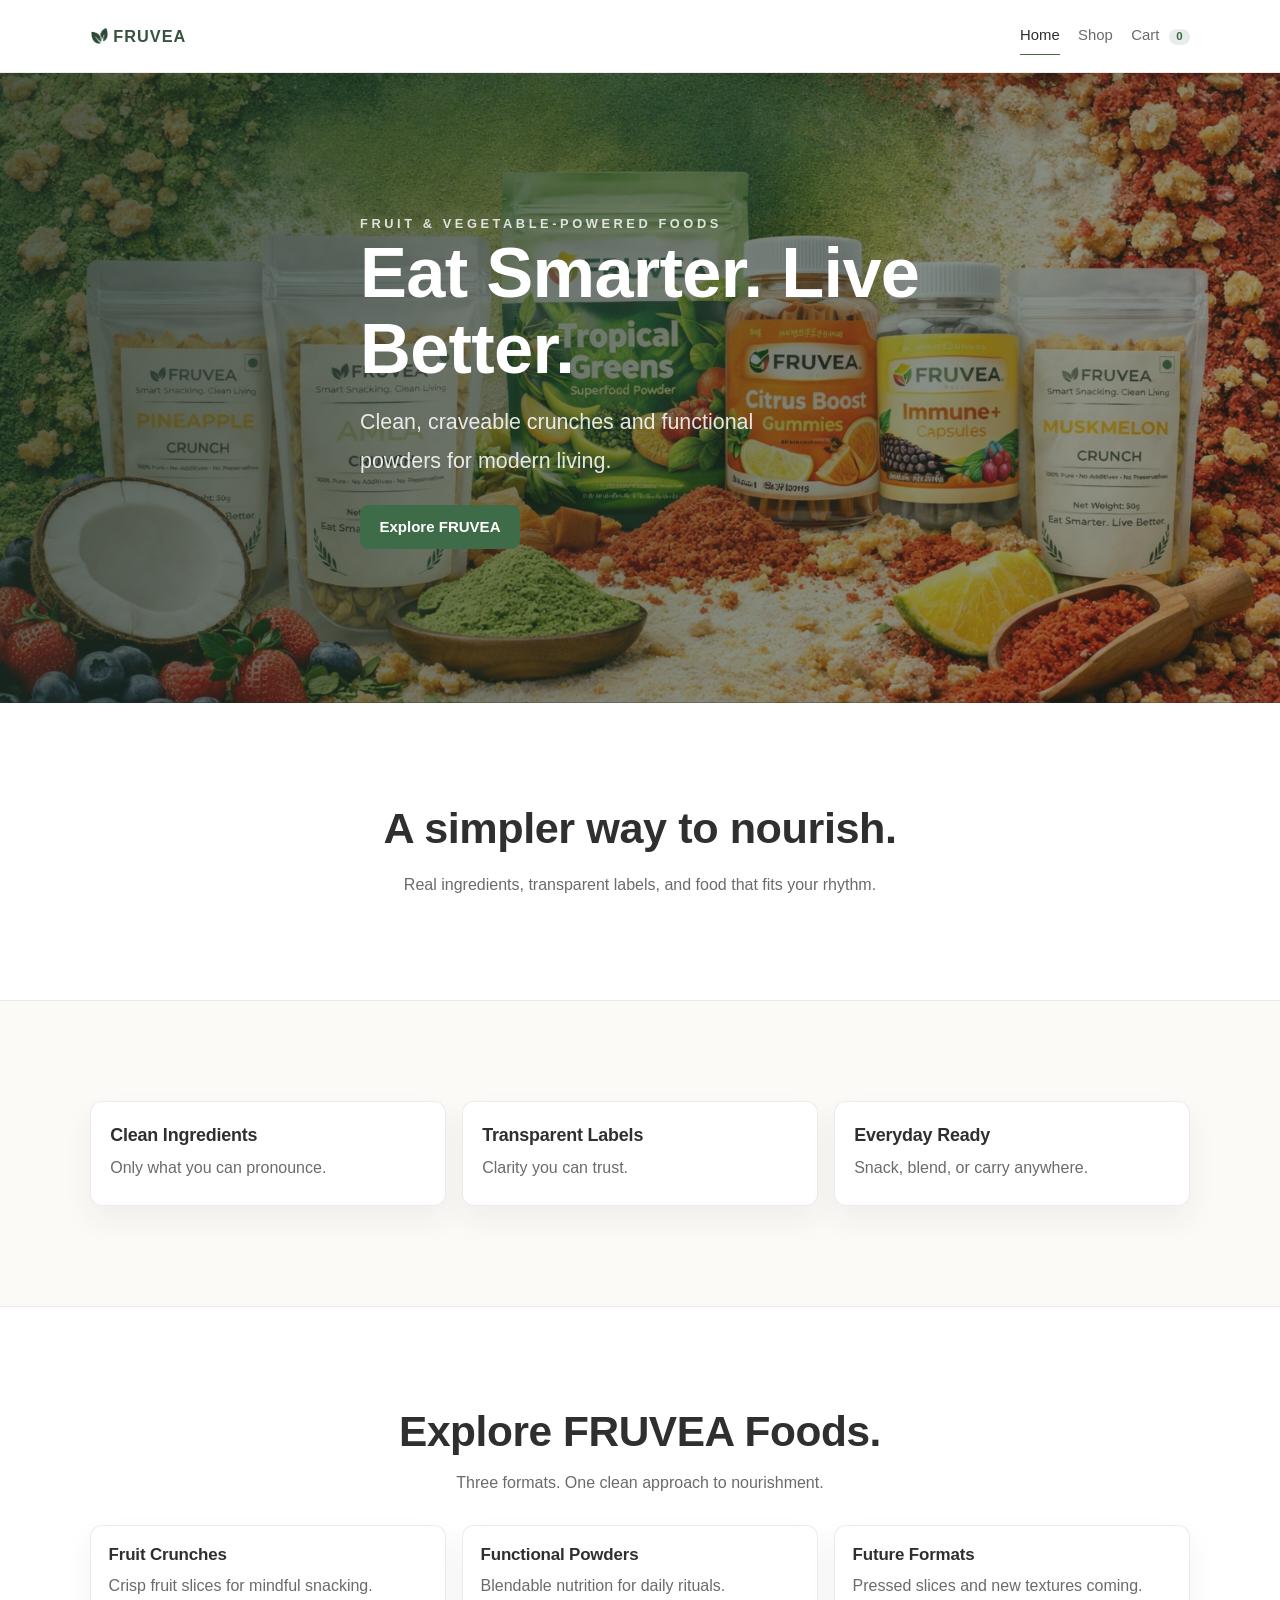
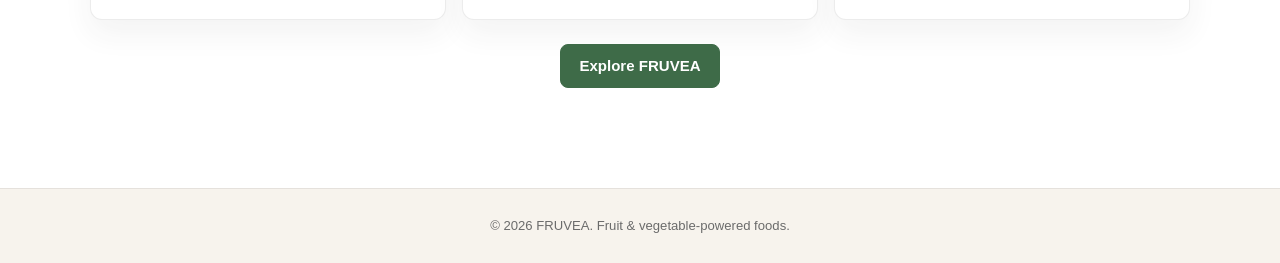
<file: index.html>
<!DOCTYPE html>
<html lang="en">
<head>
  <meta charset="UTF-8">
  <meta name="viewport" content="width=device-width, initial-scale=1.0">
  <title>FRUVEA | Smart Crunches & Powders</title>
  <link rel="stylesheet" href="css/style.css">
</head>
<body class="home-page">
  <header class="site-header">
    <div class="container header-inner">
      <a class="brand" href="index.html" aria-label="FRUVEA home">
        <div class="logo">
          <img class="logo-leaf" src="assets/images/leaf-logo.png" alt="" aria-hidden="true" decoding="async">
          <span class="logo-text">FRUVEA</span>
        </div>
      </a>
      <nav class="site-nav" aria-label="Main navigation">
        <a class="nav-link is-active" href="index.html">Home</a>
        <a class="nav-link" href="shop.html">Shop</a>
        <a class="nav-link" href="cart.html">Cart <span class="cart-count" data-cart-count>0</span></a>
      </nav>
    </div>
  </header>

  <main>
    <section class="home-hero">
      <div class="container home-hero-content" data-reveal>
        <p class="hero-eyebrow">Fruit & vegetable-powered foods</p>
        <h1>Eat Smarter. Live Better.</h1>
        <p class="home-hero-subtext">
          Clean, craveable crunches and functional powders for modern living.
        </p>
        <div class="hero-actions">
          <a class="btn btn-primary" href="shop.html">Explore FRUVEA</a>
        </div>
      </div>
    </section>


    <section id="philosophy" class="philosophy-section">
      <div class="container">
        <div class="philosophy-inner" data-reveal>
          <h2>A simpler way to nourish.</h2>
          <p>Real ingredients, transparent labels, and food that fits your rhythm.</p>
        </div>
      </div>
    </section>

    <section class="pillars-section">
      <div class="container">
        <div class="pillars-grid">
          <article class="pillar-item" data-reveal style="--reveal-delay: 0.05s;">
            <h3>Clean Ingredients</h3>
            <p>Only what you can pronounce.</p>
          </article>
          <article class="pillar-item" data-reveal style="--reveal-delay: 0.1s;">
            <h3>Transparent Labels</h3>
            <p>Clarity you can trust.</p>
          </article>
          <article class="pillar-item" data-reveal style="--reveal-delay: 0.15s;">
            <h3>Everyday Ready</h3>
            <p>Snack, blend, or carry anywhere.</p>
          </article>
        </div>
      </div>
    </section>

    <section class="home-product-preview">
      <div class="container">
        <div class="preview-heading" data-reveal>
          <h2>Explore FRUVEA Foods.</h2>
          <p>Three formats. One clean approach to nourishment.</p>
        </div>
        <div class="preview-grid">
          <article class="preview-item" data-reveal style="--reveal-delay: 0.05s;">
            <h3>Fruit Crunches</h3>
            <p>Crisp fruit slices for mindful snacking.</p>
          </article>
          <article class="preview-item" data-reveal style="--reveal-delay: 0.1s;">
            <h3>Functional Powders</h3>
            <p>Blendable nutrition for daily rituals.</p>
          </article>
          <article class="preview-item" data-reveal style="--reveal-delay: 0.15s;">
            <h3>Future Formats</h3>
            <p>Pressed slices and new textures coming.</p>
          </article>
        </div>
        <div class="preview-cta" data-reveal>
          <a class="btn btn-primary" href="shop.html">Explore FRUVEA</a>
        </div>
      </div>
    </section>
  </main>

  <footer class="site-footer">
    <div class="container">
      <p>&copy; 2026 FRUVEA. Fruit & vegetable-powered foods.</p>
    </div>
  </footer>
  <div id="payment-return-overlay" class="payment-return-overlay" hidden>
    <div class="payment-return-modal" role="dialog" aria-modal="true" aria-labelledby="payment-return-title">
      <button id="payment-return-close" class="payment-return-close" type="button" aria-label="Close payment confirmation">X</button>
      <h2 id="payment-return-title">Payment Confirmation</h2>
      <p>Have you completed the payment?</p>
      <div id="payment-return-actions" class="payment-return-actions">
        <button id="payment-return-yes" class="btn btn-primary" type="button">Yes, I Paid</button>
        <button id="payment-return-issue" class="btn btn-secondary" type="button">Payment Not Working</button>
        <button id="payment-return-cod" class="btn btn-secondary" type="button">Switch to Cash on Delivery</button>
      </div>
      <section id="payment-verification-section" class="payment-verification-section" hidden>
        <form id="payment-verification-form" class="payment-verification-form">
          <label class="field-label" for="utr-transaction-id">UTR / Transaction ID</label>
          <input id="utr-transaction-id" class="payment-verification-input" type="text" required placeholder="Enter UTR / Transaction ID">

          <label class="field-label" for="payment-screenshot">Payment Screenshot (optional)</label>
          <input id="payment-screenshot" class="payment-screenshot-input" type="file" accept="image/*">

          <button id="payment-verification-submit" class="btn btn-primary" type="submit">Submit</button>
        </form>
      </section>
    </div>
  </div>
  <script src="js/cart-count.js" defer></script>
  <script src="js/payment-return-popup.js" defer></script>
  <script src="js/landing-effects.js" defer></script>
</body>
</html>
</file>
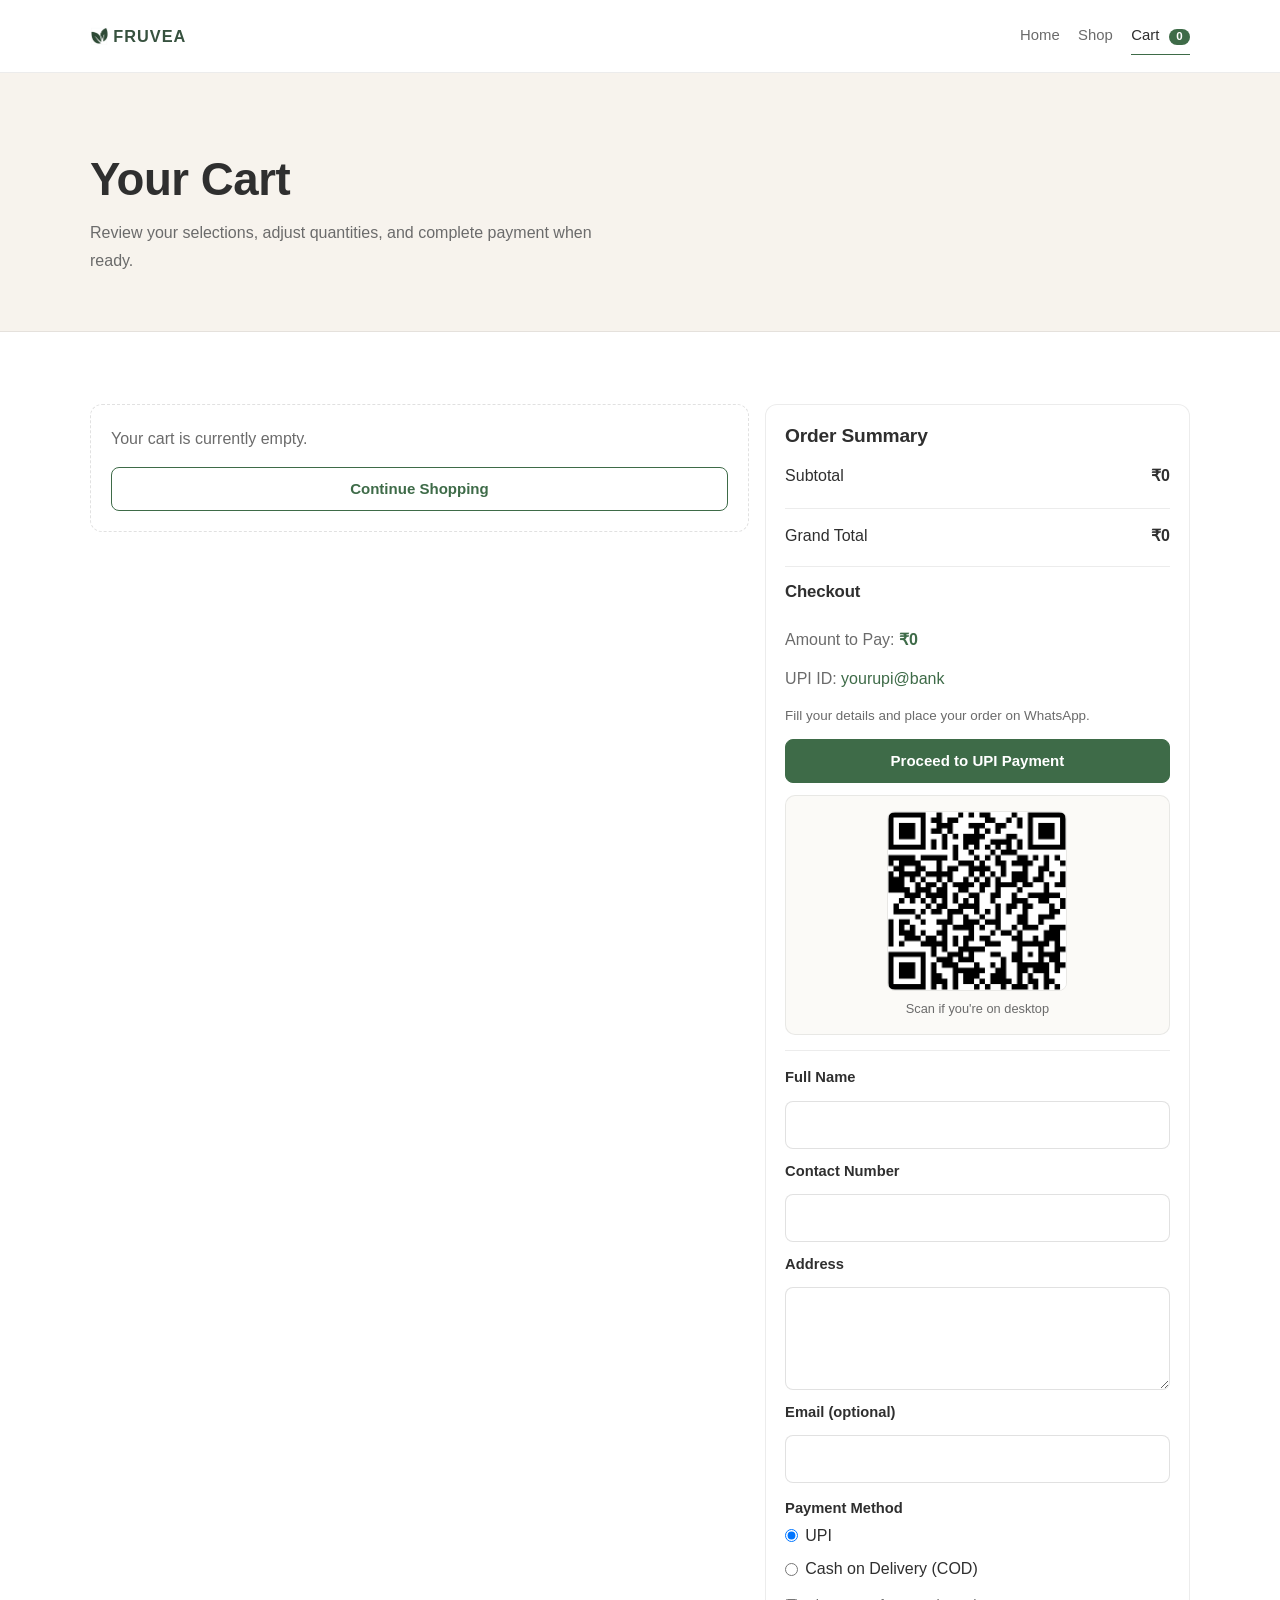
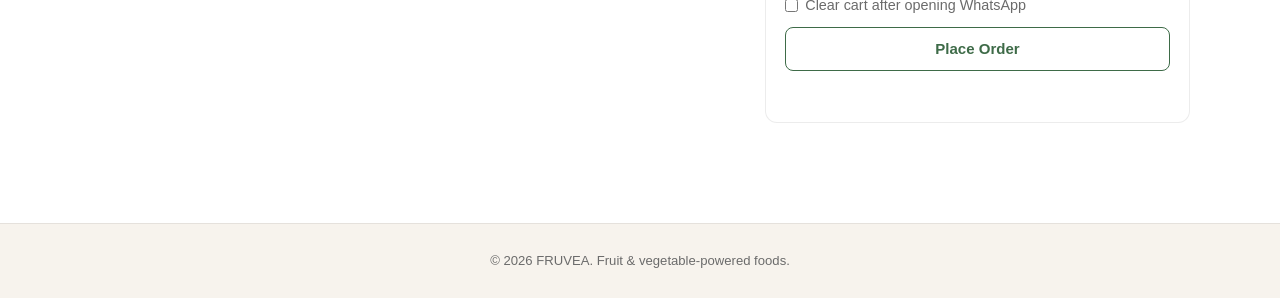
<file: cart.html>
<!DOCTYPE html>
<html lang="en">
<head>
  <meta charset="UTF-8">
  <meta name="viewport" content="width=device-width, initial-scale=1.0">
  <title>FRUVEA | Your Cart</title>
  <link rel="stylesheet" href="css/style.css">
</head>
<body class="cart-page">
  <header class="site-header">
    <div class="container header-inner">
      <a class="brand" href="index.html" aria-label="FRUVEA home">
        <div class="logo">
          <img class="logo-leaf" src="assets/images/leaf-logo.png" alt="" aria-hidden="true" decoding="async">
          <span class="logo-text">FRUVEA</span>
        </div>
      </a>
      <nav class="site-nav" aria-label="Main navigation">
        <a class="nav-link" href="index.html">Home</a>
        <a class="nav-link" href="shop.html">Shop</a>
        <a class="nav-link is-active" href="cart.html">Cart <span class="cart-count" data-cart-count>0</span></a>
      </nav>
    </div>
  </header>

  <main>
    <section class="page-hero">
      <div class="container">
        <h1>Your Cart</h1>
        <p>Review your selections, adjust quantities, and complete payment when ready.</p>
      </div>
    </section>

    <section class="cart-section">
      <div class="container">
        <div class="cart-layout">
          <div id="cart-items" class="cart-items" aria-live="polite"></div>

          <aside class="cart-summary-card">
            <h2>Order Summary</h2>

            <div class="summary-row">
              <span>Subtotal</span>
              <strong id="cart-subtotal">&#8377;0</strong>
            </div>
            <div class="summary-row total-row">
              <span>Grand Total</span>
              <strong id="cart-total">&#8377;0</strong>
            </div>

            <section class="payment-section">
              <h3>Checkout</h3>
              <p class="amount-to-pay">Amount to Pay: <strong id="amount-to-pay">&#8377;0</strong></p>
              <p class="upi-id-line">UPI ID: <span id="upi-id">yourupi@bank</span></p>
              <p class="payment-helper">Fill your details and place your order on WhatsApp.</p>

              <div class="payment-actions">
                <button id="pay-upi-btn" class="btn btn-primary" type="button">Proceed to UPI Payment</button>
              </div>
              <div class="qr-fallback">
                <img class="upi-qr-image" src="assets/upi-qr.png" alt="UPI QR code for FRUVEA payment">
                <p class="qr-note">Scan if you're on desktop</p>
              </div>

              <form id="checkout-form" class="checkout-form">
                <label class="field-label" for="checkout-name">Full Name</label>
                <input id="checkout-name" class="checkout-input" type="text" required autocomplete="name">

                <label class="field-label" for="checkout-phone">Contact Number</label>
                <input id="checkout-phone" class="checkout-input" type="tel" required inputmode="tel" autocomplete="tel">

                <label class="field-label" for="checkout-address">Address</label>
                <textarea id="checkout-address" class="checkout-textarea" required rows="3" autocomplete="street-address"></textarea>

                <label class="field-label" for="checkout-email">Email (optional)</label>
                <input id="checkout-email" class="checkout-input" type="email" autocomplete="email">

                <fieldset class="payment-method-group">
                  <legend class="field-label">Payment Method</legend>
                  <label class="payment-method-option">
                    <input type="radio" name="checkout-payment-method" value="UPI" checked>
                    <span>UPI</span>
                  </label>
                  <label class="payment-method-option">
                    <input type="radio" name="checkout-payment-method" value="COD">
                    <span>Cash on Delivery (COD)</span>
                  </label>
                </fieldset>

                <label class="clear-cart-option">
                  <input id="clear-cart-after-order" type="checkbox">
                  <span>Clear cart after opening WhatsApp</span>
                </label>

                <button id="place-order-btn" class="btn btn-secondary" type="submit">Place Order</button>
              </form>
              <p id="payment-feedback" class="payment-feedback" aria-live="polite"></p>
            </section>
          </aside>
        </div>
      </div>
    </section>
  </main>

  <footer class="site-footer">
    <div class="container">
      <p>&copy; 2026 FRUVEA. Fruit & vegetable-powered foods.</p>
    </div>
  </footer>

  <script src="js/data.js" defer></script>
  <script src="js/cart-count.js" defer></script>
  <script src="js/cart.js" defer></script>
</body>
</html>
</file>
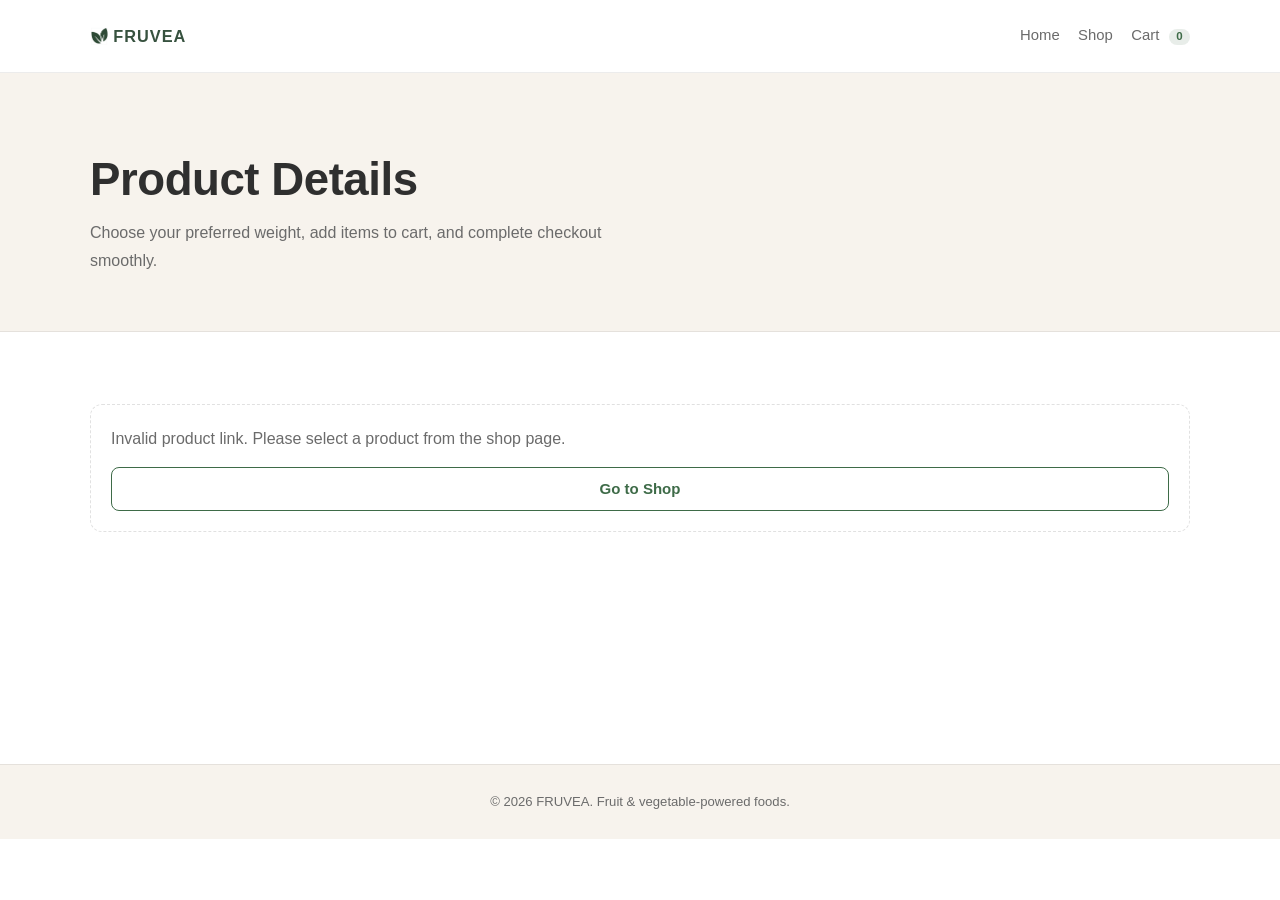
<file: product.html>
<!DOCTYPE html>
<html lang="en">
<head>
  <meta charset="UTF-8">
  <meta name="viewport" content="width=device-width, initial-scale=1.0">
  <title>FRUVEA | Product Details</title>
  <link rel="stylesheet" href="css/style.css">
</head>
<body>
  <header class="site-header">
    <div class="container header-inner">
      <a class="brand" href="index.html" aria-label="FRUVEA home">
        <div class="logo">
          <img class="logo-leaf" src="assets/images/leaf-logo.png" alt="" aria-hidden="true" decoding="async">
          <span class="logo-text">FRUVEA</span>
        </div>
      </a>
      <nav class="site-nav" aria-label="Main navigation">
        <a class="nav-link" href="index.html">Home</a>
        <a class="nav-link" href="shop.html">Shop</a>
        <a class="nav-link" href="cart.html">Cart <span class="cart-count" data-cart-count>0</span></a>
      </nav>
    </div>
  </header>

  <main>
    <section class="page-hero">
      <div class="container">
        <h1>Product Details</h1>
        <p>Choose your preferred weight, add items to cart, and complete checkout smoothly.</p>
      </div>
    </section>

    <section class="product-section">
      <div class="container">
        <div id="product-details" class="product-detail-wrap" aria-live="polite"></div>
      </div>
    </section>
  </main>

  <footer class="site-footer">
    <div class="container">
      <p>&copy; 2026 FRUVEA. Fruit & vegetable-powered foods.</p>
    </div>
  </footer>

  <script src="js/data.js" defer></script>
  <script src="js/cart-count.js" defer></script>
  <script src="js/product.js" defer></script>
</body>
</html>
</file>
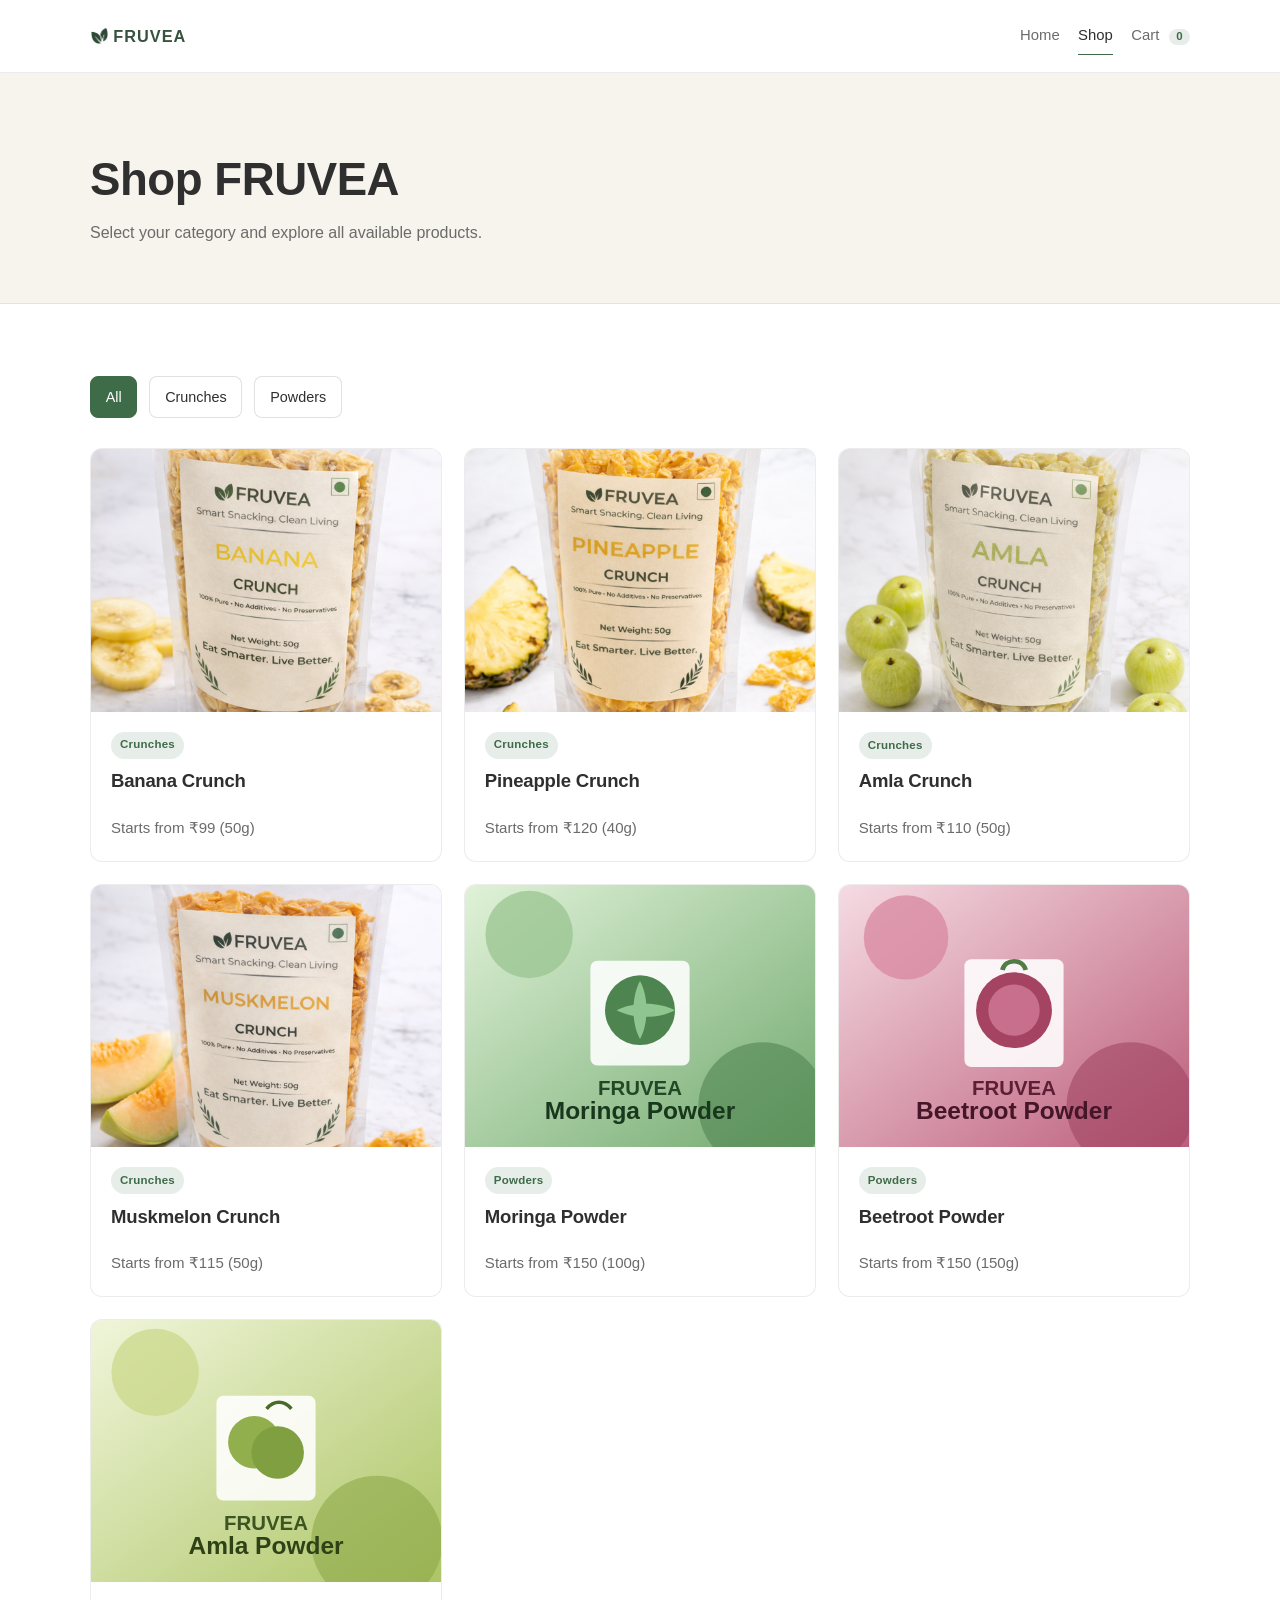
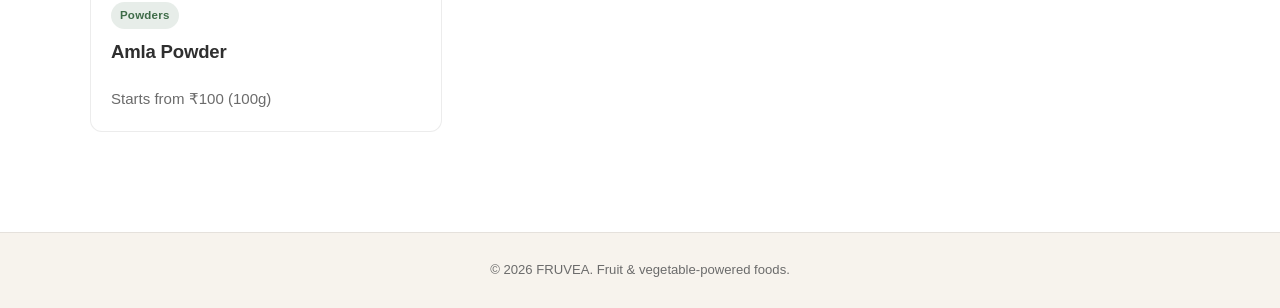
<file: shop.html>
<!DOCTYPE html>
<html lang="en">
<head>
  <meta charset="UTF-8">
  <meta name="viewport" content="width=device-width, initial-scale=1.0">
  <title>FRUVEA | Shop Smart Crunches</title>
  <link rel="stylesheet" href="css/style.css">
</head>
<body>
  <header class="site-header">
    <div class="container header-inner">
      <a class="brand" href="index.html" aria-label="FRUVEA home">
        <div class="logo">
          <img class="logo-leaf" src="assets/images/leaf-logo.png" alt="" aria-hidden="true" decoding="async">
          <span class="logo-text">FRUVEA</span>
        </div>
      </a>
      <nav class="site-nav" aria-label="Main navigation">
        <a class="nav-link" href="index.html">Home</a>
        <a class="nav-link is-active" href="shop.html">Shop</a>
        <a class="nav-link" href="cart.html">Cart <span class="cart-count" data-cart-count>0</span></a>
      </nav>
    </div>
  </header>

  <main>
    <section class="page-hero">
      <div class="container">
        <h1>Shop FRUVEA</h1>
        <p>Select your category and explore all available products.</p>
      </div>
    </section>

    <section class="shop-section">
      <div class="container">
        <div id="category-filters" class="filter-row" role="group" aria-label="Product categories"></div>
        <div id="product-list" class="product-grid" aria-live="polite"></div>
      </div>
    </section>
  </main>

  <footer class="site-footer">
    <div class="container">
      <p>&copy; 2026 FRUVEA. Fruit & vegetable-powered foods.</p>
    </div>
  </footer>

  <script src="js/data.js" defer></script>
  <script src="js/cart-count.js" defer></script>
  <script src="js/app.js" defer></script>
</body>
</html>
</file>
<file: css/style.css>
:root {
  --primary-green: #3E6B48;
  --logo-green: #37523F;
  --accent-orange: #D88C4A;
  --background-soft: #F7F3ED;
  --text-dark: #2F2F2F;
  --text-light: #6B6B6B;
  --max-width: 1100px;
  --section-padding: 100px 20px;

  --surface: #FFFFFF;
  --border-soft: rgba(47, 47, 47, 0.14);
  --border-faint: rgba(47, 47, 47, 0.09);
}

* {
  box-sizing: border-box;
  margin: 0;
  padding: 0;
}

html {
  scroll-behavior: smooth;
}

body {
  background: var(--surface);
  color: var(--text-dark);
  font-family: "Avenir Next", "Nunito Sans", "Segoe UI", sans-serif;
  line-height: 1.72;
}

body.home-page {
  background: var(--background-soft);
  background-image: radial-gradient(rgba(47, 47, 47, 0.045) 0.6px, transparent 0.6px);
  background-size: 24px 24px;
}

a {
  color: inherit;
  text-decoration: none;
}

img {
  display: block;
  max-width: 100%;
}

h1,
h2,
h3 {
  color: var(--text-dark);
  font-weight: 600;
  letter-spacing: -0.01em;
  line-height: 1.2;
}

p {
  color: var(--text-light);
}

h1 + p,
h2 + p,
h3 + p {
  margin-top: 0.75rem;
}

.container {
  margin: 0 auto;
  width: min(var(--max-width), calc(100% - 40px));
}

.site-header {
  background: #FFFFFF;
  border-bottom: 1px solid var(--border-faint);
  position: sticky;
  top: 0;
  z-index: 100;
}

.header-inner {
  align-items: center;
  display: flex;
  justify-content: space-between;
  min-height: 72px;
}

.brand {
  align-items: center;
  color: var(--logo-green);
  display: inline-flex;
  flex-shrink: 0;
  white-space: nowrap;
}

.logo {
  align-items: center;
  color: var(--logo-green);
  display: inline-flex;
  gap: 5px;
}

.logo-leaf {
  display: block;
  height: 1.1em;
  width: auto;
}

.logo-text {
  color: var(--logo-green);
  font-family: "Avenir Next", "Nunito Sans", "Segoe UI", sans-serif;
  font-size: 1.02rem;
  font-weight: 600;
  letter-spacing: 1px;
  line-height: 1;
}

.site-nav {
  align-items: center;
  display: flex;
  gap: 1.15rem;
  white-space: nowrap;
}

.nav-link {
  color: var(--text-light);
  font-size: 0.93rem;
  font-weight: 500;
  padding: 0.25rem 0;
  position: relative;
  transition: color 0.2s ease;
}

.nav-link::after {
  background: var(--primary-green);
  bottom: -0.16rem;
  content: "";
  height: 1px;
  left: 0;
  position: absolute;
  transform: scaleX(0);
  transform-origin: left;
  transition: transform 0.2s ease;
  width: 100%;
}

.nav-link:hover,
.nav-link.is-active {
  color: var(--text-dark);
}

.nav-link:hover::after,
.nav-link.is-active::after {
  transform: scaleX(1);
}

.cart-count {
  align-items: center;
  background: rgba(62, 107, 72, 0.12);
  border-radius: 999px;
  color: var(--primary-green);
  display: inline-flex;
  font-size: 0.72rem;
  font-weight: 600;
  justify-content: center;
  line-height: 1;
  margin-left: 0.34rem;
  min-width: 1.32rem;
  padding: 0.16rem 0.38rem;
}

.nav-link:hover .cart-count,
.nav-link.is-active .cart-count {
  background: var(--primary-green);
  color: #FFFFFF;
}

.btn {
  align-items: center;
  border: 1px solid transparent;
  border-radius: 8px;
  cursor: pointer;
  display: inline-flex;
  font-size: 0.94rem;
  font-weight: 600;
  justify-content: center;
  line-height: 1.2;
  min-height: 44px;
  padding: 0.7rem 1.15rem;
  transition: background-color 0.2s ease, border-color 0.2s ease, color 0.2s ease;
}

.btn-primary {
  background: var(--primary-green);
  border-color: var(--primary-green);
  color: #FFFFFF;
}

.btn-primary:hover {
  background: #345A3E;
  border-color: #345A3E;
}

.btn-secondary {
  background: transparent;
  border-color: var(--primary-green);
  color: var(--primary-green);
}

.btn-secondary:hover {
  background: rgba(62, 107, 72, 0.08);
}

.btn:focus-visible,
.filter-btn:focus-visible,
.weight-select:focus-visible {
  outline: 2px solid rgba(216, 140, 74, 0.45);
  outline-offset: 2px;
}

.reveal-ready [data-reveal] {
  opacity: 0;
  transform: translateY(24px);
  transition: opacity 0.6s ease, transform 0.6s ease;
  transition-delay: var(--reveal-delay, 0s);
}

.reveal-ready [data-reveal].is-visible {
  opacity: 1;
  transform: translateY(0);
}

.home-page .home-hero,
.home-page .philosophy-section,
.home-page .pillars-section,
.home-page .home-product-preview,
.shop-section,
.product-section {
  padding: var(--section-padding);
}

.home-page .home-hero {
  background:
    linear-gradient(120deg, rgba(30, 47, 38, 0.78), rgba(30, 47, 38, 0.4)),
    url("../assets/images/hero-lpi.png") center / cover no-repeat;
  border-bottom: 1px solid var(--border-faint);
  min-height: 70vh;
  padding: 140px 0 130px;
  position: relative;
}

.home-page .home-hero-content {
  max-width: 560px;
  text-align: left;
  color: #FFFFFF;
}

.home-page .hero-eyebrow {
  color: rgba(255, 255, 255, 0.82);
  font-size: 0.8rem;
  font-weight: 600;
  letter-spacing: 0.28em;
  text-transform: uppercase;
}

.home-page .hero-metrics {
  display: flex;
  flex-wrap: wrap;
  gap: 0.55rem;
  margin-top: 1.4rem;
}

.home-page .metric-chip {
  background: #FFFFFF;
  border: 1px solid var(--border-faint);
  border-radius: 999px;
  color: var(--text-dark);
  font-size: 0.78rem;
  font-weight: 600;
  padding: 0.35rem 0.85rem;
}

.home-page .home-hero h1 {
  color: #FFFFFF;
  font-size: clamp(2.2rem, 6vw, 4.4rem);
  line-height: 1.08;
}

.home-page .home-hero-subtext {
  color: rgba(255, 255, 255, 0.86);
  font-size: clamp(1.04rem, 2.2vw, 1.34rem);
  line-height: 1.8;
  margin: 1rem 0 0;
  max-width: 40ch;
}

.home-page .hero-actions {
  display: flex;
  gap: 0.72rem;
  justify-content: flex-start;
  margin-top: 1.55rem;
}

.home-page .scroll-indicator {
  align-items: flex-start;
  border: 1px solid rgba(47, 47, 47, 0.3);
  border-radius: 999px;
  bottom: 24px;
  display: flex;
  height: 40px;
  justify-content: center;
  left: 50%;
  padding-top: 6px;
  position: absolute;
  transform: translateX(-50%);
  width: 22px;
}

.home-page .scroll-indicator span {
  animation: scroll-dot 1.8s infinite;
  background: var(--text-dark);
  border-radius: 999px;
  height: 8px;
  width: 4px;
}

.home-page .scroll-cue {
  color: var(--text-light);
  font-size: 0.76rem;
  letter-spacing: 0.12em;
  margin-top: 2.6rem;
  text-align: center;
  text-transform: uppercase;
}

@keyframes scroll-dot {
  0% {
    opacity: 0;
    transform: translateY(0);
  }
  40% {
    opacity: 1;
  }
  80% {
    opacity: 0;
    transform: translateY(12px);
  }
  100% {
    opacity: 0;
    transform: translateY(0);
  }
}

.home-page .philosophy-section {
  background: #FFFFFF;
}

.home-page .philosophy-inner {
  margin: 0 auto;
  max-width: 760px;
  text-align: center;
}

.home-page .philosophy-inner h2 {
  font-size: clamp(1.7rem, 3.8vw, 2.7rem);
}

.home-page .philosophy-inner p {
  line-height: 1.85;
  margin-top: 0.95rem;
}

.home-page .pillars-section {
  background: #FBFAF7;
  border-top: 1px solid var(--border-faint);
}

.home-page .pillars-grid {
  display: grid;
  gap: 1rem;
  grid-template-columns: 1fr;
}

.home-page .pillar-item {
  background: #FFFFFF;
  border: 1px solid var(--border-faint);
  border-radius: 12px;
  box-shadow: 0 14px 30px rgba(47, 47, 47, 0.06);
  padding: 1.45rem 1.2rem;
  transition: transform 0.25s ease, box-shadow 0.25s ease;
}

.home-page .pillar-item:hover {
  box-shadow: 0 22px 40px rgba(47, 47, 47, 0.12);
  transform: translateY(-6px);
}

.home-page .pillar-item h3 {
  font-size: 1.12rem;
}

.home-page .pillar-item p {
  line-height: 1.75;
  margin-top: 0.45rem;
}

.home-page .home-product-preview {
  background: #FFFFFF;
  border-top: 1px solid var(--border-faint);
}

.home-page .preview-heading {
  margin: 0 auto;
  max-width: 720px;
  text-align: center;
}

.home-page .preview-heading h2 {
  font-size: clamp(1.75rem, 4vw, 2.65rem);
}

.home-page .preview-heading p {
  line-height: 1.78;
  margin-top: 0.72rem;
}

.home-page .preview-grid {
  display: grid;
  gap: 1rem;
  margin-top: 1.7rem;
}

.home-page .preview-item {
  background: #FFFFFF;
  border: 1px solid var(--border-faint);
  border-radius: 12px;
  box-shadow: 0 14px 30px rgba(47, 47, 47, 0.06);
  padding: 1.2rem 1.1rem;
  transition: transform 0.25s ease, box-shadow 0.25s ease;
}

.home-page .preview-item:hover {
  box-shadow: 0 22px 40px rgba(47, 47, 47, 0.12);
  transform: translateY(-6px);
}

.home-page .preview-item h3 {
  font-size: 1.06rem;
}

.home-page .preview-item p {
  line-height: 1.72;
  margin-top: 0.42rem;
}

.home-page .preview-cta {
  display: flex;
  justify-content: center;
  margin-top: 1.5rem;
}

.page-hero {
  background: var(--background-soft);
  border-bottom: 1px solid var(--border-faint);
  padding: 80px 20px 56px;
}

.page-hero h1 {
  font-size: clamp(1.95rem, 4vw, 2.85rem);
}

.page-hero p {
  line-height: 1.75;
  margin-top: 0.7rem;
  max-width: 58ch;
}

.shop-section {
  padding-top: 72px;
}

.filter-row {
  display: flex;
  flex-wrap: wrap;
  gap: 0.75rem;
  margin-bottom: 1.9rem;
}

.filter-btn {
  background: #FFFFFF;
  border: 1px solid var(--border-soft);
  border-radius: 8px;
  color: var(--text-dark);
  cursor: pointer;
  font-family: inherit;
  font-size: 0.9rem;
  font-weight: 500;
  min-height: 42px;
  padding: 0.5rem 0.92rem;
  transition: background-color 0.2s ease, border-color 0.2s ease, color 0.2s ease,
    transform 0.2s ease;
}

.filter-btn:hover {
  border-color: rgba(62, 107, 72, 0.36);
  color: var(--primary-green);
  transform: translateY(-1px);
}

.filter-btn.is-active {
  background: var(--primary-green);
  border-color: var(--primary-green);
  color: #FFFFFF;
}

.product-grid {
  display: grid;
  gap: 1.35rem;
  grid-template-columns: 1fr;
}

.product-card {
  background: #FFFFFF;
  border: 1px solid var(--border-faint);
  border-radius: 12px;
  display: flex;
  flex-direction: column;
  overflow: hidden;
  transition: border-color 0.2s ease, transform 0.2s ease;
}

.product-card:hover {
  border-color: rgba(62, 107, 72, 0.28);
  transform: translateY(-2px);
}

.product-card:focus-visible {
  outline: 2px solid rgba(216, 140, 74, 0.45);
  outline-offset: 3px;
}

.product-card img {
  aspect-ratio: 4 / 3;
  object-fit: cover;
  width: 100%;
}

.product-content {
  display: grid;
  gap: 0.72rem;
  padding: 1.25rem;
}

.product-content .btn {
  justify-self: flex-start;
}

.badge {
  background: rgba(62, 107, 72, 0.12);
  border-radius: 999px;
  color: var(--primary-green);
  display: inline-flex;
  font-size: 0.72rem;
  font-weight: 600;
  justify-self: flex-start;
  letter-spacing: 0.02em;
  padding: 0.22rem 0.56rem;
}

.product-content h2 {
  font-size: 1.16rem;
}

.product-note {
  font-size: 0.94rem;
  line-height: 1.65;
}

.product-section {
  padding-top: 72px;
}

.product-detail-wrap {
  min-height: 260px;
}

.product-detail {
  background: #FFFFFF;
  border: 1px solid var(--border-faint);
  border-radius: 14px;
  display: grid;
  overflow: hidden;
}

.product-detail-media {
  background: #FBFAF7;
  display: grid;
  padding: 1.6rem;
}

.product-gallery {
  display: grid;
  gap: 0.9rem;
}

.product-gallery-main {
  background: #FFFFFF;
  border: 1px solid var(--border-faint);
  border-radius: 16px;
  display: grid;
  min-height: 280px;
  padding: 1rem;
  place-items: center;
}

.product-gallery-image {
  max-height: 420px;
  object-fit: contain;
  width: 100%;
}

.product-gallery-thumbs {
  display: flex;
  flex-wrap: wrap;
  gap: 0.65rem;
}

.thumb-btn {
  background: #FFFFFF;
  border: 1px solid var(--border-faint);
  border-radius: 12px;
  cursor: pointer;
  display: grid;
  flex: 0 0 72px;
  padding: 0.45rem;
  place-items: center;
  transition: border-color 0.2s ease, box-shadow 0.2s ease, transform 0.2s ease;
}

.thumb-btn:hover {
  border-color: rgba(62, 107, 72, 0.35);
  transform: translateY(-1px);
}

.thumb-btn.is-active {
  border-color: rgba(62, 107, 72, 0.65);
  box-shadow: 0 6px 16px rgba(62, 107, 72, 0.18);
}

.thumb-btn:focus-visible {
  outline: 2px solid rgba(216, 140, 74, 0.45);
  outline-offset: 2px;
}

.thumb-image {
  aspect-ratio: 1 / 1;
  object-fit: contain;
  width: 100%;
}

.product-detail-image {
  aspect-ratio: 5 / 4;
  object-fit: cover;
  width: 100%;
}

.product-detail-content {
  display: grid;
  gap: 1.05rem;
  padding: 1.8rem;
}

.product-detail-content h1 {
  font-size: clamp(1.65rem, 4vw, 2.3rem);
}

.product-description,
.product-reference {
  line-height: 1.75;
}

.product-reference {
  font-size: 0.92rem;
}

.field-label {
  color: var(--text-dark);
  font-size: 0.92rem;
  font-weight: 600;
}

.weight-select {
  appearance: none;
  background:
    linear-gradient(45deg, transparent 50%, var(--primary-green) 50%) calc(100% - 16px)
      calc(50% + 1px) / 6px 6px no-repeat,
    linear-gradient(135deg, var(--primary-green) 50%, transparent 50%) calc(100% - 11px)
      calc(50% + 1px) / 6px 6px no-repeat,
    #FFFFFF;
  border: 1px solid var(--border-soft);
  border-radius: 8px;
  color: var(--text-dark);
  font: inherit;
  max-width: 240px;
  min-height: 44px;
  padding: 0.58rem 1.95rem 0.58rem 0.72rem;
}

.quantity-input {
  background: #FFFFFF;
  border: 1px solid var(--border-soft);
  border-radius: 8px;
  color: var(--text-dark);
  font: inherit;
  max-width: 120px;
  min-height: 44px;
  padding: 0.58rem 0.72rem;
}

.weight-select:focus {
  border-color: var(--primary-green);
  outline: none;
}

.quantity-input:focus,
.cart-qty-input:focus {
  border-color: var(--primary-green);
  outline: none;
}

.price {
  align-items: center;
  background: rgba(62, 107, 72, 0.1);
  border-radius: 8px;
  color: var(--primary-green);
  display: inline-flex;
  font-size: 1.06rem;
  font-weight: 600;
  justify-self: flex-start;
  margin: 0.35rem 0;
  padding: 0.42rem 0.7rem;
}

.detail-row {
  display: flex;
  flex-wrap: wrap;
  gap: 0.7rem;
  margin-top: 0.15rem;
}

.cart-feedback {
  color: var(--primary-green);
  font-size: 0.84rem;
  min-height: 1.2rem;
}

.empty-state,
.error-state {
  background: #FFFFFF;
  border: 1px dashed var(--border-soft);
  border-radius: 12px;
  color: var(--text-light);
  display: grid;
  gap: 0.9rem;
  padding: 1.25rem;
}

.cart-section {
  padding: 72px 20px 100px;
}

.cart-layout {
  display: grid;
  gap: 1rem;
}

.cart-items {
  display: grid;
  gap: 1rem;
}

.cart-item {
  background: #FFFFFF;
  border: 1px solid var(--border-faint);
  border-radius: 12px;
  display: grid;
  gap: 1rem;
  padding: 1.2rem;
}

.cart-item-info h3 {
  font-size: 1.1rem;
}

.cart-item-info p {
  line-height: 1.68;
  margin-top: 0.34rem;
}

.cart-item-controls {
  display: grid;
  gap: 0.62rem;
  justify-items: flex-start;
}

.cart-qty-input {
  background: #FFFFFF;
  border: 1px solid var(--border-soft);
  border-radius: 8px;
  color: var(--text-dark);
  font: inherit;
  min-height: 42px;
  padding: 0.5rem 0.66rem;
  width: 96px;
}

.cart-item-total {
  color: var(--text-dark);
}

.cart-remove-btn {
  min-height: 40px;
}

.cart-summary-card {
  background: #FFFFFF;
  border: 1px solid var(--border-faint);
  border-radius: 12px;
  display: grid;
  gap: 0.95rem;
  padding: 1.2rem;
}

.cart-summary-card h2 {
  font-size: 1.2rem;
}

.summary-row {
  align-items: center;
  color: var(--text-dark);
  display: flex;
  justify-content: space-between;
}

.total-row {
  border-top: 1px solid var(--border-faint);
  margin-top: 0.2rem;
  padding-top: 0.8rem;
}

.payment-section {
  border-top: 1px solid var(--border-faint);
  display: grid;
  gap: 0.74rem;
  margin-top: 0.1rem;
  padding-top: 0.9rem;
}

.payment-section h3 {
  font-size: 1.05rem;
}

.amount-to-pay strong,
.upi-id-line span {
  color: var(--primary-green);
}

.payment-helper {
  font-size: 0.84rem;
}

.qr-fallback {
  background: #FBFAF7;
  border: 1px solid var(--border-faint);
  border-radius: 10px;
  display: grid;
  gap: 0.45rem;
  justify-items: center;
  padding: 0.9rem;
}

.upi-qr-image {
  border: 1px solid var(--border-faint);
  border-radius: 8px;
  max-width: 180px;
  width: min(100%, 180px);
}

.qr-note {
  font-size: 0.8rem;
  margin-top: 0;
  text-align: center;
}

.payment-actions {
  display: grid;
  gap: 0.62rem;
}

.checkout-form {
  border-top: 1px solid var(--border-faint);
  display: grid;
  gap: 0.62rem;
  margin-top: 0.2rem;
  padding-top: 0.9rem;
}

.checkout-input,
.checkout-textarea {
  background: #FFFFFF;
  border: 1px solid var(--border-soft);
  border-radius: 8px;
  color: var(--text-dark);
  font: inherit;
  min-height: 44px;
  padding: 0.58rem 0.72rem;
  width: 100%;
}

.checkout-textarea {
  min-height: 96px;
  resize: vertical;
}

.checkout-input:focus,
.checkout-textarea:focus {
  border-color: var(--primary-green);
  outline: none;
}

.payment-method-group {
  border: 0;
  display: grid;
  gap: 0.38rem;
  margin: 0.2rem 0 0;
  padding: 0;
}

.payment-method-option {
  align-items: center;
  display: inline-flex;
  gap: 0.45rem;
}

.clear-cart-option {
  align-items: center;
  color: var(--text-light);
  display: inline-flex;
  font-size: 0.9rem;
  gap: 0.45rem;
}

.payment-feedback {
  color: var(--primary-green);
  font-size: 0.84rem;
  min-height: 1.2rem;
}

.payment-return-overlay[hidden] {
  display: none;
}

.payment-return-overlay {
  align-items: center;
  backdrop-filter: blur(2px);
  background: rgba(47, 47, 47, 0.45);
  display: none;
  inset: 0;
  justify-content: center;
  padding: 20px;
  position: fixed;
  z-index: 220;
}

.payment-return-overlay.is-visible {
  display: flex;
}

.payment-return-modal {
  background: #FFFFFF;
  border: 1px solid var(--border-faint);
  border-radius: 14px;
  box-shadow: 0 18px 42px rgba(47, 47, 47, 0.16);
  display: grid;
  gap: 0.88rem;
  max-width: 420px;
  padding: 1.2rem;
  position: relative;
  width: min(100%, 420px);
}

.payment-return-modal h2 {
  font-size: 1.2rem;
  padding-right: 1.8rem;
}

.payment-return-modal p {
  line-height: 1.65;
  margin-top: 0;
}

.payment-return-actions {
  display: grid;
  gap: 0.62rem;
}

.payment-return-actions .btn {
  width: 100%;
}

.payment-return-close {
  align-items: center;
  background: transparent;
  border: 1px solid transparent;
  border-radius: 999px;
  color: var(--text-light);
  cursor: pointer;
  display: inline-flex;
  font-size: 0.9rem;
  font-weight: 600;
  height: 26px;
  justify-content: center;
  line-height: 1;
  padding: 0;
  position: absolute;
  right: 0.72rem;
  top: 0.72rem;
  transition: background-color 0.2s ease, color 0.2s ease;
  width: 26px;
}

.payment-return-close:hover {
  background: rgba(47, 47, 47, 0.08);
  color: var(--text-dark);
}

.payment-return-close:focus-visible {
  outline: 2px solid rgba(216, 140, 74, 0.45);
  outline-offset: 2px;
}

.payment-verification-section[hidden] {
  display: none;
}

.payment-verification-section {
  border-top: 1px solid var(--border-faint);
  margin-top: 0.2rem;
  padding-top: 0.9rem;
}

.payment-verification-form {
  display: grid;
  gap: 0.62rem;
}

.payment-verification-input,
.payment-screenshot-input {
  background: #FFFFFF;
  border: 1px solid var(--border-soft);
  border-radius: 8px;
  color: var(--text-dark);
  font: inherit;
  min-height: 44px;
  padding: 0.58rem 0.72rem;
  width: 100%;
}

.payment-screenshot-input {
  font-size: 0.9rem;
  padding: 0.48rem 0.62rem;
}

.payment-verification-input:focus,
.payment-screenshot-input:focus {
  border-color: var(--primary-green);
  outline: none;
}

.payment-verification-form .btn {
  margin-top: 0.2rem;
  width: 100%;
}

.site-footer {
  background: var(--background-soft);
  border-top: 1px solid var(--border-faint);
  padding: 26px 0;
}

.site-footer p {
  color: var(--text-light);
  font-size: 0.82rem;
  text-align: center;
}

@media (min-width: 760px) {
  .home-page .pillars-grid,
  .home-page .preview-grid {
    grid-template-columns: repeat(3, minmax(0, 1fr));
  }

  .product-grid {
    grid-template-columns: repeat(2, minmax(0, 1fr));
  }
}

@media (min-width: 980px) {
  .product-grid {
    grid-template-columns: repeat(3, minmax(0, 1fr));
  }

  .product-detail {
    grid-template-columns: 1fr 1fr;
  }

  .product-detail-media {
    padding: 2rem;
  }

  .product-detail-image {
    aspect-ratio: auto;
    height: 100%;
  }

  .cart-layout {
    align-items: start;
    grid-template-columns: minmax(0, 1.55fr) minmax(280px, 1fr);
  }

  .cart-summary-card {
    position: sticky;
    top: 88px;
  }
}

@media (max-width: 980px) {
  .home-page .home-hero {
    padding: 120px 0 110px;
  }
}

@media (max-width: 760px) {
  .header-inner {
    min-height: 68px;
  }

  .site-nav {
    gap: 0.64rem;
  }

  .nav-link {
    font-size: 0.89rem;
  }

  .cart-count {
    margin-left: 0.24rem;
    min-width: 1.22rem;
    padding: 0.14rem 0.3rem;
  }

  .home-page .home-hero {
    padding-bottom: 110px;
    padding-top: 104px;
  }

  .home-page .hero-actions {
    align-items: stretch;
    flex-direction: column;
    justify-content: flex-start;
  }

  .home-page .hero-actions .btn {
    width: 100%;
  }

  .home-page .home-hero-content {
    text-align: center;
  }

  .home-page .hero-actions {
    justify-content: center;
  }

  .page-hero {
    padding-bottom: 44px;
    padding-top: 68px;
  }

  .filter-row {
    flex-wrap: nowrap;
    overflow-x: auto;
    padding-bottom: 0.2rem;
  }

  .filter-btn {
    white-space: nowrap;
  }

  .detail-row {
    flex-direction: column;
  }

  .detail-row .btn {
    width: 100%;
  }

  .weight-select {
    max-width: 100%;
    width: 100%;
  }

  .quantity-input {
    max-width: 100%;
    width: 100%;
  }

  .product-detail-media {
    padding: 1.2rem;
  }

  .cart-section {
    padding-bottom: 82px;
    padding-top: 58px;
  }

  .payment-return-modal {
    border-radius: 12px;
    padding: 1rem;
  }
}

@media (prefers-reduced-motion: reduce) {
  *,
  *::before,
  *::after {
    animation: none !important;
    scroll-behavior: auto !important;
    transition-duration: 0.01ms !important;
    transition-delay: 0ms !important;
  }
}
</file>
